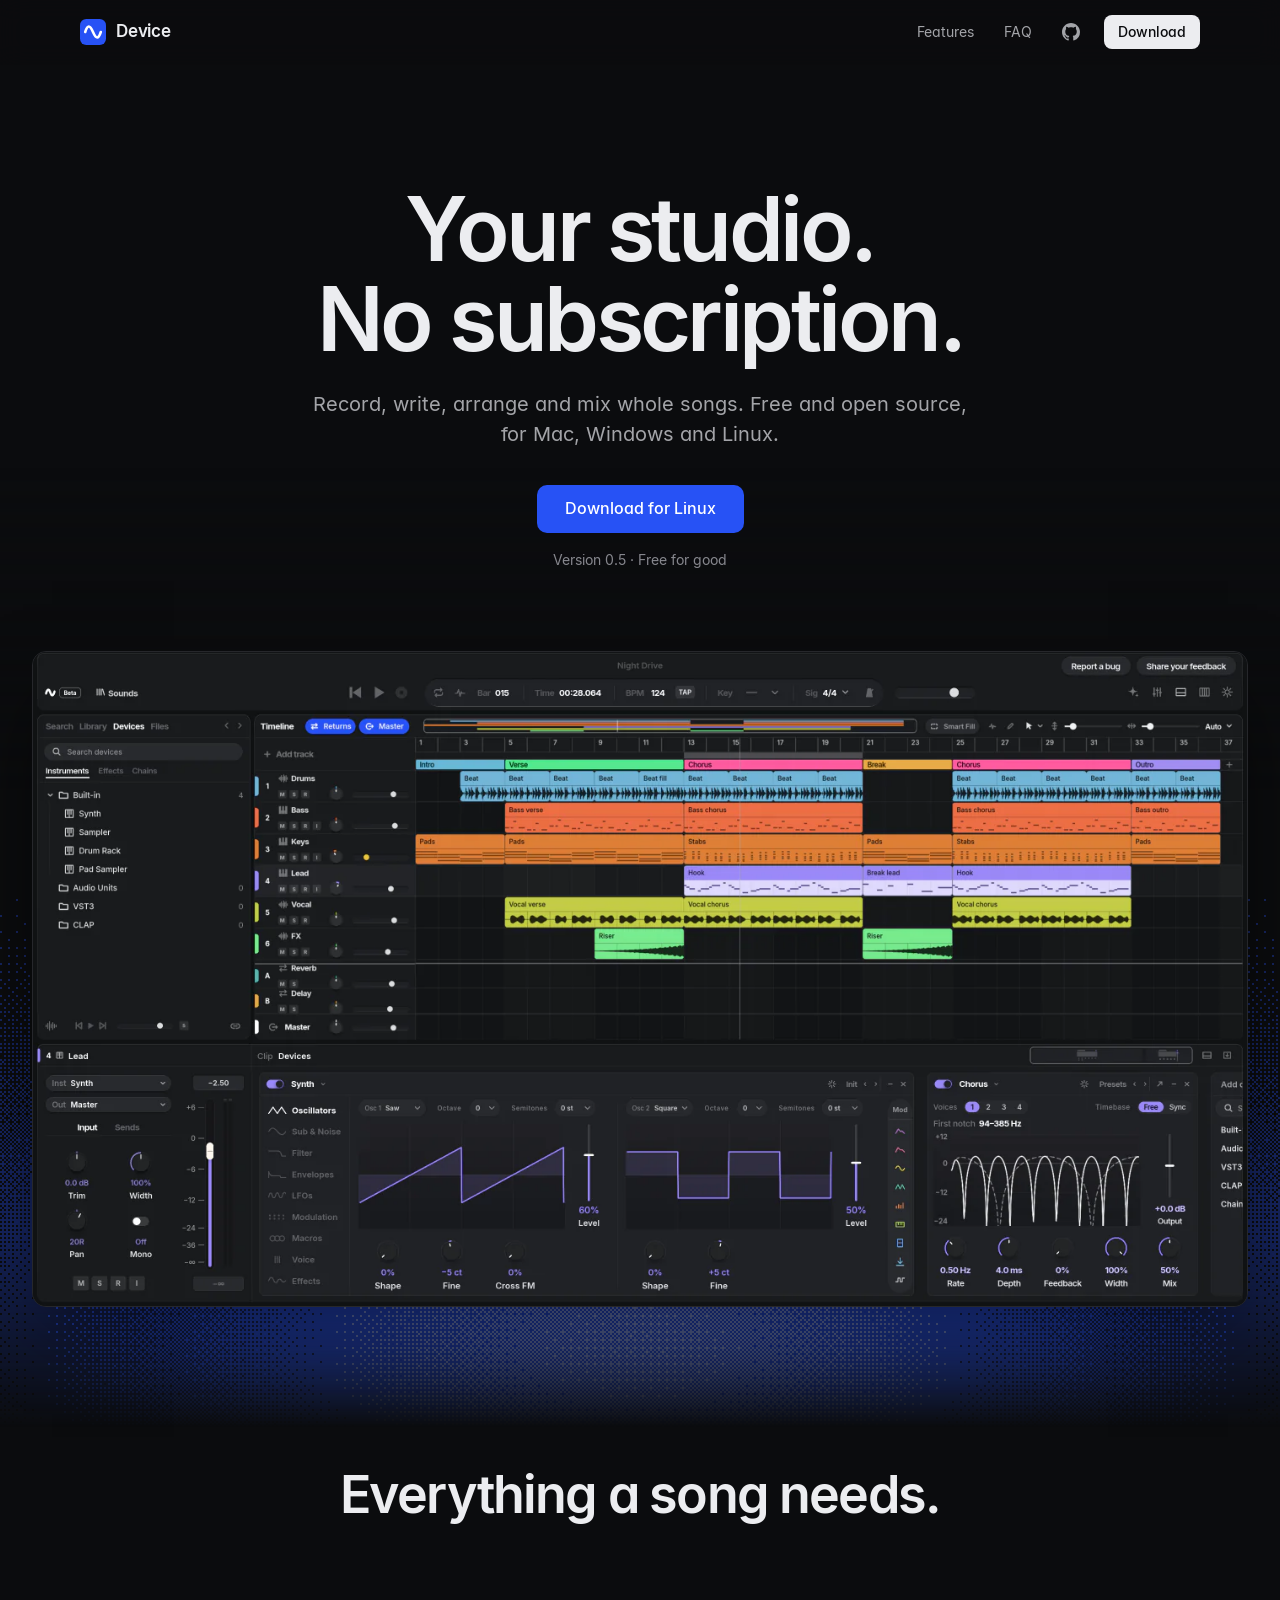
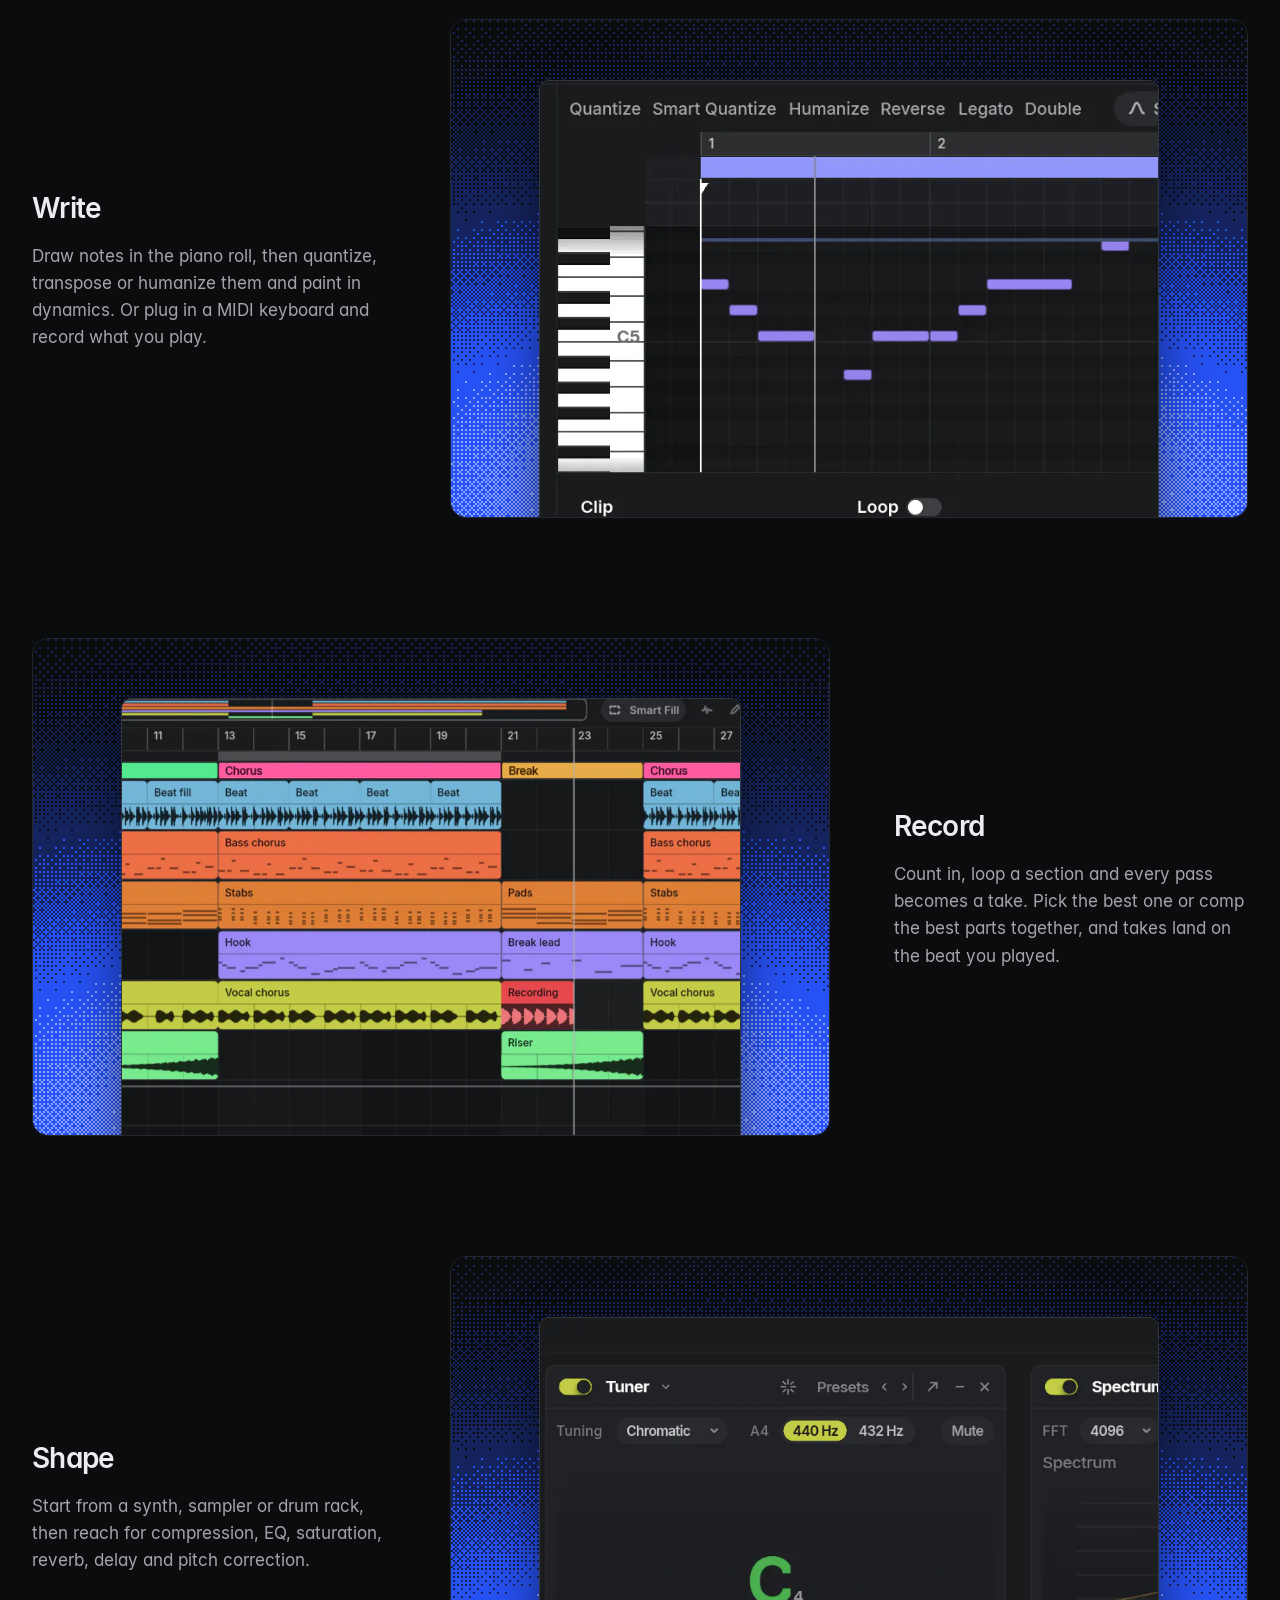
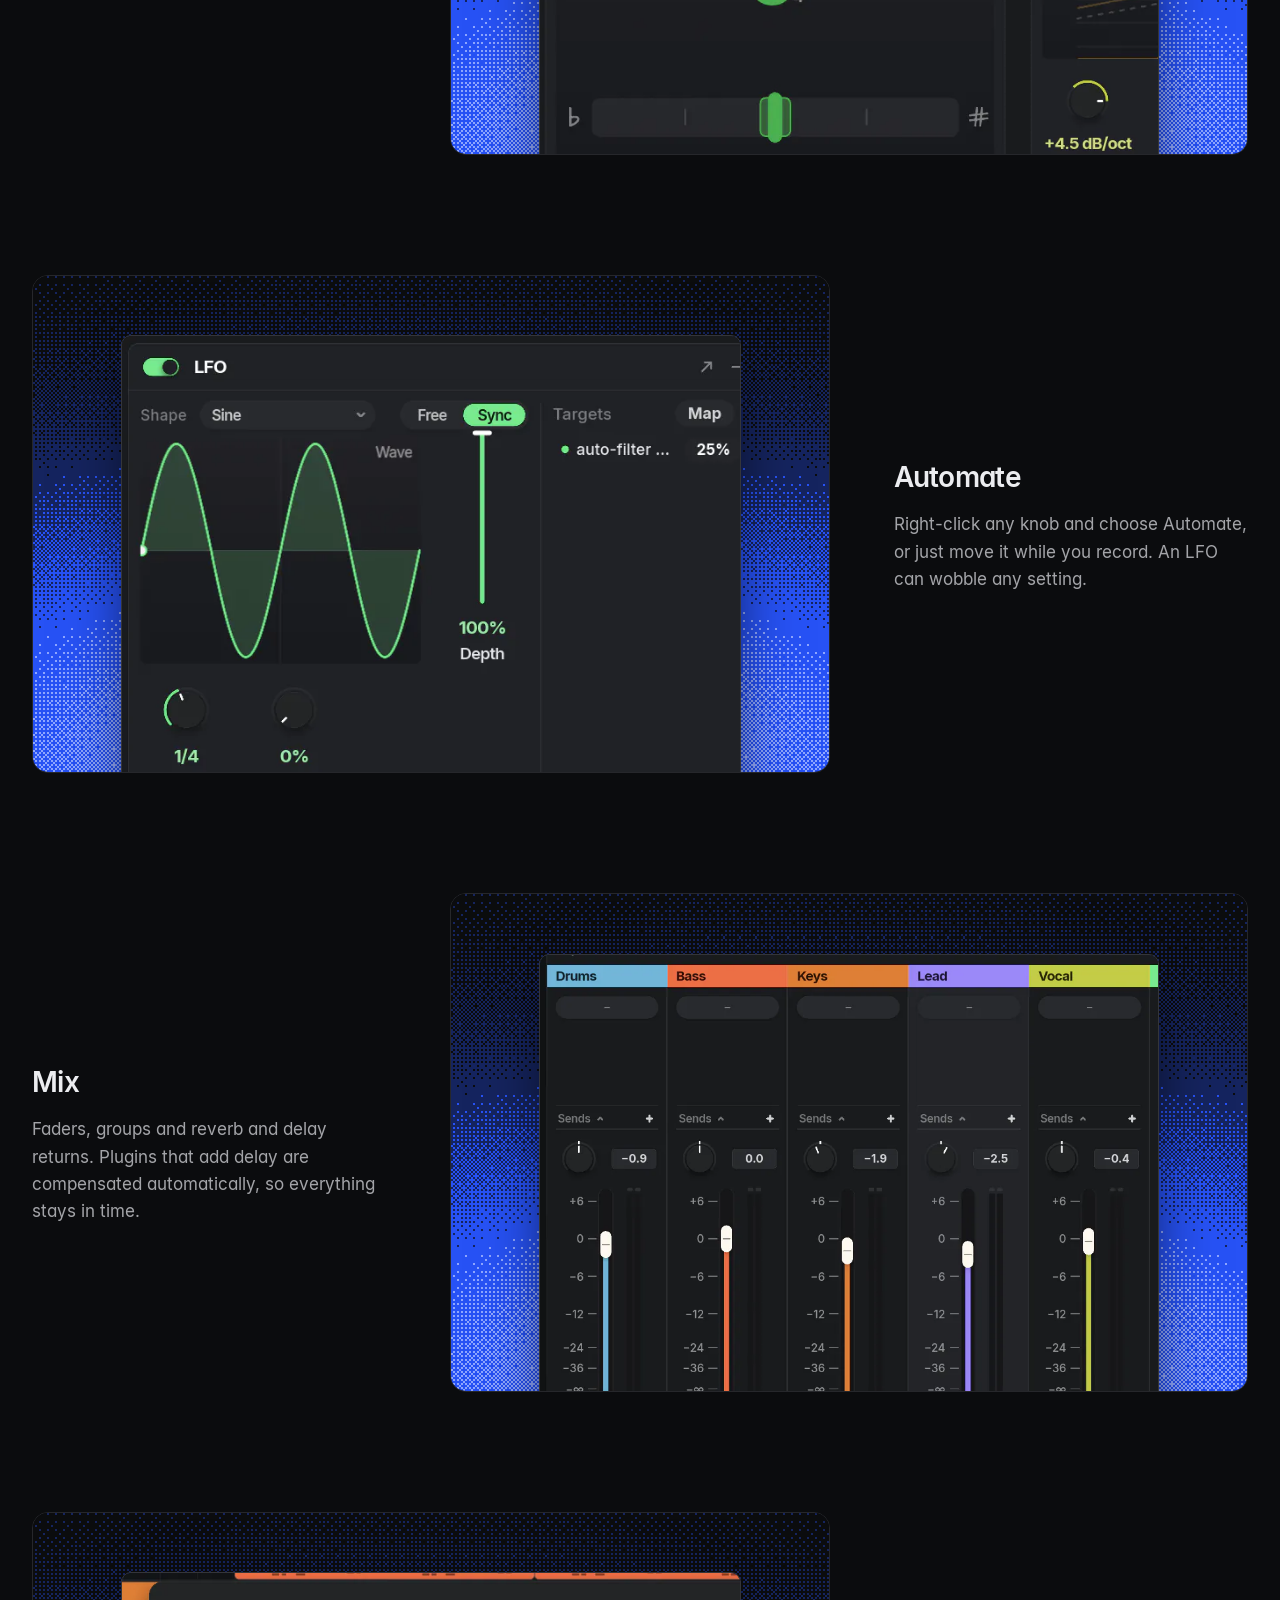
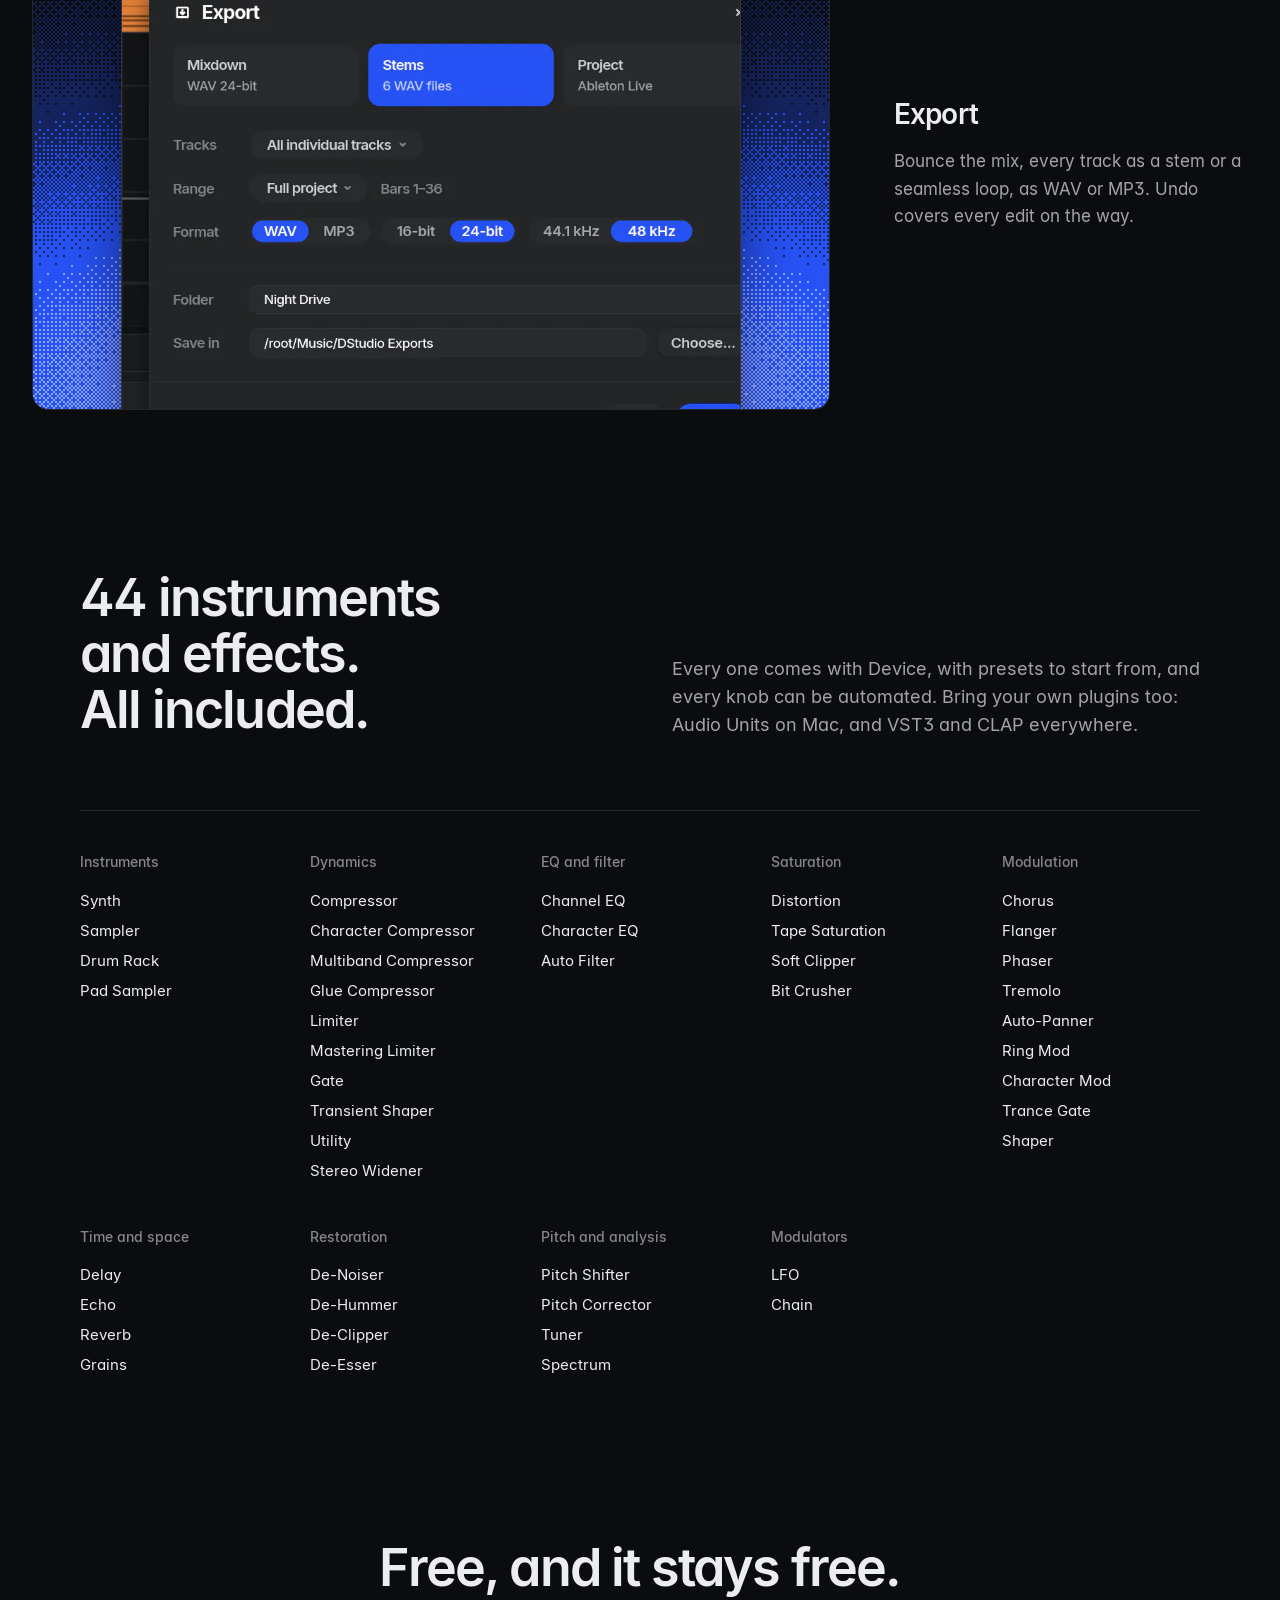
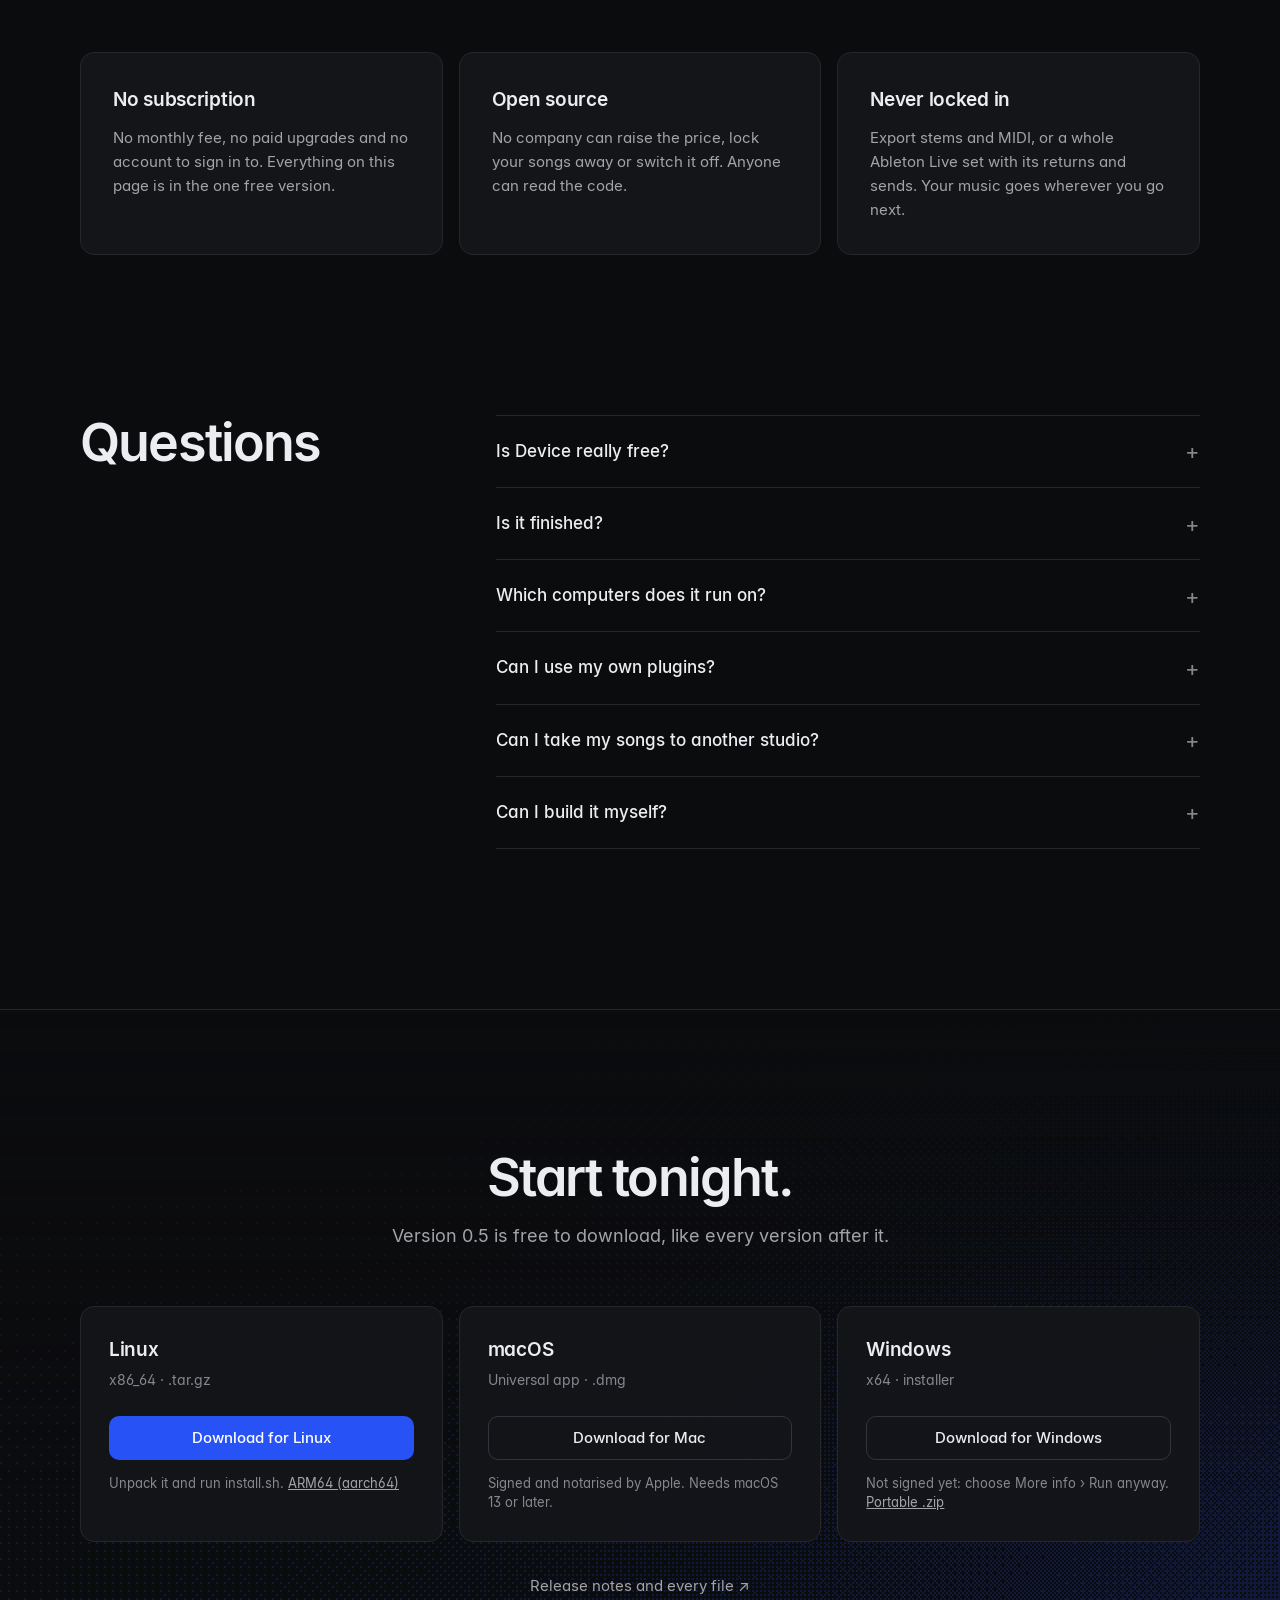
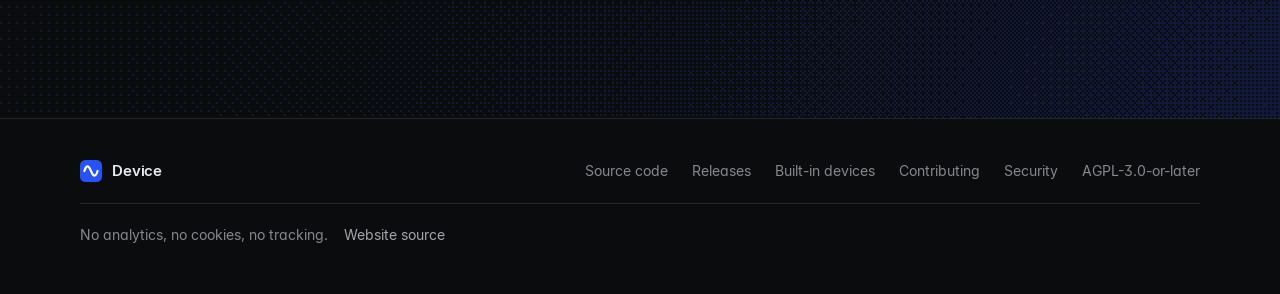
<file: index.html>
<!doctype html>
<html lang="en">
  <head>
    <meta charset="utf-8" />
    <meta name="viewport" content="width=device-width, initial-scale=1" />
    <meta name="theme-color" content="#0b0c0e" />
    <title>Device — Your studio. No subscription.</title>
    <meta
      name="description"
      content="Device is a free music studio for Mac, Windows and Linux. Record, write, arrange and mix whole songs with 44 built-in instruments and effects and your own plugins. No subscription, no paid upgrades. In early development."
    />
    <link rel="canonical" href="https://devicedaw.github.io/" />
    <meta property="og:type" content="website" />
    <meta property="og:site_name" content="Device" />
    <meta property="og:title" content="Device — Your studio. No subscription." />
    <meta
      property="og:description"
      content="A free studio for recording, writing, arranging and mixing music on Mac, Windows and Linux. 44 instruments and effects built in, your plugins welcome, and no subscription."
    />
    <meta property="og:url" content="https://devicedaw.github.io/" />
    <meta
      property="og:image"
      content="https://devicedaw.github.io/assets/social-preview.png"
    />
    <meta property="og:image:width" content="1280" />
    <meta property="og:image:height" content="640" />
    <meta
      property="og:image:alt"
      content="Device, an open-source digital audio workstation. Your studio. No subscription."
    />
    <meta name="twitter:card" content="summary_large_image" />
    <link rel="icon" href="assets/mark.svg" type="image/svg+xml" />
    <link rel="stylesheet" href="styles.css" />
    <script src="site.js" defer></script>
  </head>
  <body>
    <a class="skip-link" href="#main">Skip to content</a>

    <header class="site-header">
      <div class="shell header-inner">
        <a class="brand" href="#top" aria-label="Device, back to top"
          ><img src="assets/mark.svg" width="26" height="26" alt="" /><span
            >Device</span
          ></a
        >
        <nav aria-label="Main navigation">
          <a class="nav-link" href="#features">Features</a>
          <a class="nav-link" href="#faq">FAQ</a>
          <a class="nav-icon" href="https://github.com/devicedaw/device" aria-label="Source code on GitHub"
            ><svg viewBox="0 0 16 16" width="16" height="16" aria-hidden="true">
              <path
                fill="currentColor"
                d="M8 0C3.58 0 0 3.58 0 8c0 3.54 2.29 6.53 5.47 7.59.4.07.55-.17.55-.38 0-.19-.01-.82-.01-1.49-2.01.37-2.53-.49-2.69-.94-.09-.23-.48-.94-.82-1.13-.28-.15-.68-.52-.01-.53.63-.01 1.08.58 1.23.82.72 1.21 1.87.87 2.33.66.07-.52.28-.87.51-1.07-1.78-.2-3.64-.89-3.64-3.95 0-.87.31-1.59.82-2.15-.08-.2-.36-1.02.08-2.12 0 0 .67-.21 2.2.82.64-.18 1.32-.27 2-.27.68 0 1.36.09 2 .27 1.53-1.04 2.2-.82 2.2-.82.44 1.1.16 1.92.08 2.12.51.56.82 1.27.82 2.15 0 3.07-1.87 3.75-3.65 3.95.29.25.54.73.54 1.48 0 1.07-.01 1.93-.01 2.2 0 .21.15.46.55.38A8.01 8.01 0 0 0 16 8c0-4.42-3.58-8-8-8Z"
              /></svg
</a
          >
          <a class="button small light" href="#download">Download</a>
        </nav>
      </div>
    </header>

    <main id="main">
      <section id="top" class="hero" aria-labelledby="hero-title">
        <div class="shell">
          <h1 id="hero-title">Your studio.<br />No subscription.</h1>
          <p class="hero-lead">
            Record, write, arrange and mix whole songs. Free and open source,
            for Mac, Windows and Linux.
          </p>
          <div class="hero-actions">
            <a class="button primary" href="#download" data-download
              >Download free</a
            >
          </div>
          <p class="hero-note">Version 0.5 · Free for good</p>
        </div>
        <div class="shell wide">
          <figure class="shot hero-shot">
            <img
              src="assets/shots/song-1440.webp"
              srcset="
                assets/shots/song-1440.webp 1440w,
                assets/shots/song-2880.webp 2880w
              "
              sizes="(min-width: 1296px) 1248px, calc(100vw - 32px)"
              width="2880"
              height="1552"
              fetchpriority="high"
              alt="Device with a whole song in the arrangement: drums, bass, keys, lead, vocal and FX tracks across intro, verse, chorus, break and outro sections, with the lead's Synth open below."
            />
          </figure>
        </div>
      </section>

      <section id="features" class="features" aria-labelledby="features-title">
        <div class="shell wide">
          <h2 id="features-title" class="section-title">
            Everything a song needs.
          </h2>
          <div class="feature-list">
            <article class="feature">
              <div class="feature-copy">
                <h3>Write</h3>
                <p>Draw notes in the piano roll, then quantize, transpose or humanize them and paint in dynamics. Or plug in a MIDI keyboard and record what you play.</p>
              </div>
              <figure class="stage">
                <img src="assets/shots/close-pianoroll.webp" width="1000" height="572" loading="lazy" alt="The lead&#39;s hook in the piano roll: a melody of short notes across four bars, with quantize, humanize and legato tools above." />
              </figure>
            </article>
            <article class="feature">
              <div class="feature-copy">
                <h3>Record</h3>
                <p>Count in, loop a section and every pass becomes a take. Pick the best one or comp the best parts together, and takes land on the beat you played.</p>
              </div>
              <figure class="stage">
                <img src="assets/shots/close-recording.webp" width="1200" height="740" loading="lazy" alt="A vocal take recording into the break of the song: the new clip shows red on the Vocal track as the playhead moves." />
              </figure>
            </article>
            <article class="feature">
              <div class="feature-copy">
                <h3>Shape</h3>
                <p>Start from a synth, sampler or drum rack, then reach for compression, EQ, saturation, reverb, delay and pitch correction.</p>
              </div>
              <figure class="stage">
                <img src="assets/shots/close-analyzers.webp" width="1160" height="612" loading="lazy" alt="The Tuner reading C4 beside a Spectrum analyser showing the vocal&#39;s harmonics." />
              </figure>
            </article>
            <article class="feature">
              <div class="feature-copy">
                <h3>Automate</h3>
                <p>Right-click any knob and choose Automate, or just move it while you record. An LFO can wobble any setting.</p>
              </div>
              <figure class="stage">
                <img src="assets/shots/close-lfo.webp" width="900" height="562" loading="lazy" alt="An LFO in sync mode with a sine shape, sending a quarter-note wobble to an Auto Filter." />
              </figure>
            </article>
            <article class="feature">
              <div class="feature-copy">
                <h3>Mix</h3>
                <p>Faders, groups and reverb and delay returns. Plugins that add delay are compensated automatically, so everything stays in time.</p>
              </div>
              <figure class="stage">
                <img src="assets/shots/close-mixer.webp" width="1220" height="752" loading="lazy" alt="Mixer channel strips for drums, bass, keys, lead, vocal and FX, each with sends, a pan knob and a fader." />
              </figure>
            </article>
            <article class="feature">
              <div class="feature-copy">
                <h3>Export</h3>
                <p>Bounce the mix, every track as a stem or a seamless loop, as WAV or MP3. Undo covers every edit on the way.</p>
              </div>
              <figure class="stage">
                <img src="assets/shots/close-export.webp" width="1120" height="700" loading="lazy" alt="The export dialog set to stems: six 24-bit WAV files at 48 kHz, one per track." />
              </figure>
            </article>
          </div>
        </div>
      </section>

      <section id="sounds" class="sounds" aria-labelledby="sounds-title">
        <div class="shell">
          <div class="section-split">
            <h2 id="sounds-title" class="section-title">
              44 instruments and effects.<br />All included.
            </h2>
            <p class="section-intro">
              Every one comes with Device, with presets to start from, and
              every knob can be automated. Bring your own plugins too: Audio
              Units on Mac, and VST3 and CLAP everywhere.
            </p>
          </div>
          <div class="device-list">
            <div><h3>Instruments</h3><ul><li>Synth</li><li>Sampler</li><li>Drum Rack</li><li>Pad Sampler</li></ul></div>
            <div><h3>Dynamics</h3><ul><li>Compressor</li><li>Character Compressor</li><li>Multiband Compressor</li><li>Glue Compressor</li><li>Limiter</li><li>Mastering Limiter</li><li>Gate</li><li>Transient Shaper</li><li>Utility</li><li>Stereo Widener</li></ul></div>
            <div><h3>EQ and filter</h3><ul><li>Channel EQ</li><li>Character EQ</li><li>Auto Filter</li></ul></div>
            <div><h3>Saturation</h3><ul><li>Distortion</li><li>Tape Saturation</li><li>Soft Clipper</li><li>Bit Crusher</li></ul></div>
            <div><h3>Modulation</h3><ul><li>Chorus</li><li>Flanger</li><li>Phaser</li><li>Tremolo</li><li>Auto-Panner</li><li>Ring Mod</li><li>Character Mod</li><li>Trance Gate</li><li>Shaper</li></ul></div>
            <div><h3>Time and space</h3><ul><li>Delay</li><li>Echo</li><li>Reverb</li><li>Grains</li></ul></div>
            <div><h3>Restoration</h3><ul><li>De-Noiser</li><li>De-Hummer</li><li>De-Clipper</li><li>De-Esser</li></ul></div>
            <div><h3>Pitch and analysis</h3><ul><li>Pitch Shifter</li><li>Pitch Corrector</li><li>Tuner</li><li>Spectrum</li></ul></div>
            <div><h3>Modulators</h3><ul><li>LFO</li><li>Chain</li></ul></div>
          </div>
        </div>
      </section>

      <section class="values" aria-labelledby="values-title">
        <div class="shell">
          <h2 id="values-title" class="section-title">
            Free, and it stays free.
          </h2>
          <ul class="value-grid">
            <li>
              <h3>No subscription</h3>
              <p>
                No monthly fee, no paid upgrades and no account to sign in
                to. Everything on this page is in the one free version.
              </p>
            </li>
            <li>
              <h3>Open source</h3>
              <p>
                No company can raise the price, lock your songs away or
                switch it off. Anyone can read the code.
              </p>
            </li>
            <li>
              <h3>Never locked in</h3>
              <p>
                Export stems and MIDI, or a whole Ableton Live set with its
                returns and sends. Your music goes wherever you go next.
              </p>
            </li>
          </ul>
        </div>
      </section>

      <section id="faq" class="faq" aria-labelledby="faq-title">
        <div class="shell faq-grid">
          <h2 id="faq-title" class="section-title">Questions</h2>
          <div class="faq-list">
            <details>
              <summary>Is Device really free?</summary>
              <p>
                Yes. There's no subscription, no paid edition and no account.
                Device is open source under the AGPL, so it stays free.
              </p>
            </details>
            <details>
              <summary>Is it finished?</summary>
              <p>
                Not yet. Device is pre-alpha: you can make whole songs with
                it, but a few things are still missing and the project format
                may change, so keep copies of anything you care about. The
                <a href="https://github.com/devicedaw/device#status"
                  >status table</a
                >
                is always the latest word.
              </p>
            </details>
            <details>
              <summary>Which computers does it run on?</summary>
              <p>
                macOS 13 or later on Apple silicon or Intel, Windows on x64, and Linux on
                x64 or ARM64 with X11 or Wayland. Every version has the same
                features.
              </p>
            </details>
            <details>
              <summary>Can I use my own plugins?</summary>
              <p>
                Yes: Audio Units on Mac, and VST3 and CLAP on every system.
                Device checks new plugins in the background, so one that
                crashes is set aside instead of taking your session down with
                it.
              </p>
            </details>
            <details>
              <summary>Can I take my songs to another studio?</summary>
              <p>
                Export the mix or every track as a stem in WAV or MP3, save
                MIDI, or open the whole project in Ableton Live with its
                returns and sends.
              </p>
            </details>
            <details>
              <summary>Can I build it myself?</summary>
              <div>
                <p>
                  If you're comfortable with developer tools, run the newest
                  code from the source. The
                  <a
                    href="https://github.com/devicedaw/device/blob/main/docs/building.md"
                    >build guide</a
                  >
                  lists what to install on each system.
                </p>
                <div class="terminal">
                  <pre><code id="build-command">git clone https://<wbr>github.com/<wbr>devicedaw/<wbr>device.git
cd device
cargo run --release -p dstudio-app -- --demo</code></pre>
                  <button id="copy-command" type="button">Copy</button>
                </div>
                <p id="copy-status" class="copy-status" role="status" aria-live="polite"></p>
              </div>
            </details>
          </div>
        </div>
      </section>

      <section id="download" class="download-band" aria-labelledby="download-title">
        <div class="shell">
          <h2 id="download-title" class="section-title">Start tonight.</h2>
          <p class="section-intro">
            Version 0.5 is free to download, like every version after it.
          </p>
          <ul class="downloads" aria-label="Downloads">
            <li class="download" data-os="mac">
              <h3>macOS</h3>
              <p>Universal app · .dmg</p>
              <a class="button primary" href="https://github.com/devicedaw/device/releases/latest/download/Device-macos-universal.dmg" download
                >Download for Mac</a
              >
              <small>Signed and notarised by Apple. Needs macOS 13 or later.</small>
            </li>
            <li class="download" data-os="windows">
              <h3>Windows</h3>
              <p>x64 · installer</p>
              <a class="button ghost" href="https://github.com/devicedaw/device/releases/latest/download/Device-windows-x64-setup.exe" download
                >Download for Windows</a
              >
              <small>Not signed yet: choose More info › Run anyway.
                <a href="https://github.com/devicedaw/device/releases/latest/download/Device-windows-x64.zip" download>Portable .zip</a></small>
            </li>
            <li class="download" data-os="linux">
              <h3>Linux</h3>
              <p>x86_64 · .tar.gz</p>
              <a class="button ghost" href="https://github.com/devicedaw/device/releases/latest/download/Device-linux-x86_64.tar.gz" download
                >Download for Linux</a
              >
              <small>Unpack it and run install.sh.
                <a href="https://github.com/devicedaw/device/releases/latest/download/Device-linux-aarch64.tar.gz" download>ARM64 (aarch64)</a></small>
            </li>
          </ul>
          <p class="download-more">
            <a href="https://github.com/devicedaw/device/releases/latest"
              >Release notes and every file ↗</a
            >
          </p>
        </div>
      </section>
    </main>

    <footer class="site-footer">
      <div class="shell footer-inner">
        <a class="brand" href="#top" aria-label="Device, back to top"
          ><img src="assets/mark.svg" width="22" height="22" alt="" /><span
            >Device</span
          ></a
        >
        <nav aria-label="Project links">
          <a href="https://github.com/devicedaw/device">Source code</a>
          <a href="https://github.com/devicedaw/device/releases">Releases</a>
          <a href="https://github.com/devicedaw/device/blob/main/docs/devices.md">Built-in devices</a>
          <a href="https://github.com/devicedaw/device/blob/main/CONTRIBUTING.md">Contributing</a>
          <a href="https://github.com/devicedaw/device/blob/main/SECURITY.md">Security</a>
          <a href="https://github.com/devicedaw/device/blob/main/LICENSE">AGPL-3.0-or-later</a>
        </nav>
        <p class="footer-note">
          No analytics, no cookies, no tracking.
          <a href="https://github.com/devicedaw/devicedaw.github.io">Website source</a>
        </p>
      </div>
    </footer>
  </body>
</html>
</file>
<file: styles.css>
/* Device website. Colours are the app's own tokens (crates/dstudio-app/ui/tokens.slint);
   the type is the app's bundled Inter, subset to Latin. */

@font-face {
  font-family: Inter;
  src: url("assets/fonts/Inter-Regular.woff2") format("woff2");
  font-weight: 400;
  font-display: swap;
}
@font-face {
  font-family: Inter;
  src: url("assets/fonts/Inter-Medium.woff2") format("woff2");
  font-weight: 500;
  font-display: swap;
}
@font-face {
  font-family: Inter;
  src: url("assets/fonts/Inter-SemiBold.woff2") format("woff2");
  font-weight: 600;
  font-display: swap;
}

:root {
  color-scheme: dark;
  --ground: #0b0c0e;
  --panel: #141518;
  --raised: #1c1d21;
  --line: #26272b;
  --line-2: #34353a;
  --text: #ecedf0;
  --text-2: #a3a4a8;
  --text-3: #86878d;
  --blue: #2752f5;
  --blue-hover: #3a63ff;
  --blue-text: #8ea6ff;
  --dither: url("assets/dither.png");
  --dither-hero: url("assets/dither-hero.png");
  --dither-panel: url("assets/dither-panel.png");
  --shell: 1120px;
  --wide: 1248px;
  --gutter: 32px;
  --mono: ui-monospace, "SF Mono", "Cascadia Code", "JetBrains Mono", Menlo,
    Consolas, monospace;
}

*,
*::before,
*::after {
  box-sizing: border-box;
}

html {
  scroll-behavior: smooth;
  scroll-padding-top: 72px;
  -webkit-text-size-adjust: 100%;
}
@media (prefers-reduced-motion: reduce) {
  html {
    scroll-behavior: auto;
  }
}

body {
  margin: 0;
  background: var(--ground);
  color: var(--text);
  font: 400 16px/1.6 Inter, system-ui, -apple-system, "Segoe UI", sans-serif;
  -webkit-font-smoothing: antialiased;
  font-feature-settings: "cv11", "ss01";
}

img {
  display: block;
  max-width: 100%;
  height: auto;
}

a {
  color: inherit;
}

h1,
h2,
h3 {
  margin: 0;
  font-weight: 600;
  letter-spacing: -0.02em;
  text-wrap: balance;
}

p {
  margin: 0;
}

:focus-visible {
  outline: 2px solid var(--blue-text);
  outline-offset: 3px;
  border-radius: 4px;
}

.shell {
  width: min(100% - 2 * var(--gutter), var(--shell));
  margin-inline: auto;
}
.shell.wide {
  width: min(100% - 2 * var(--gutter), var(--wide));
}

.skip-link {
  position: absolute;
  left: 16px;
  top: -48px;
  z-index: 20;
  padding: 8px 14px;
  border-radius: 8px;
  background: var(--text);
  color: var(--ground);
  text-decoration: none;
}
.skip-link:focus {
  top: 12px;
}

/* ───────────── Buttons ───────────── */

.button {
  display: inline-flex;
  align-items: center;
  justify-content: center;
  min-height: 44px;
  padding: 0 22px;
  border-radius: 10px;
  font-weight: 500;
  font-size: 15px;
  text-decoration: none;
  white-space: nowrap;
  transition: background-color 0.15s, border-color 0.15s;
}
.button.primary {
  background: var(--blue);
  color: #fff;
}
.button.primary:hover {
  background: var(--blue-hover);
}
.button.ghost {
  border: 1px solid var(--line-2);
  color: var(--text);
}
.button.ghost:hover {
  border-color: var(--text-3);
}
.button.light {
  background: var(--text);
  color: var(--ground);
}
.button.light:hover {
  background: #fff;
}
.button.small {
  min-height: 34px;
  padding: 0 14px;
  border-radius: 8px;
  font-size: 14px;
}

/* ───────────── Header ───────────── */

.site-header {
  position: sticky;
  top: 0;
  z-index: 10;
  background: rgb(11 12 14 / 0.82);
  backdrop-filter: blur(12px);
  -webkit-backdrop-filter: blur(12px);
  border-bottom: 1px solid transparent;
}
.site-header.is-scrolled {
  border-bottom-color: var(--line);
}
.header-inner {
  display: flex;
  align-items: center;
  justify-content: space-between;
  height: 64px;
}
.brand {
  display: inline-flex;
  align-items: center;
  gap: 10px;
  font-weight: 600;
  font-size: 17px;
  letter-spacing: -0.01em;
  text-decoration: none;
}
.site-header nav {
  display: flex;
  align-items: center;
  gap: 6px;
}
.nav-link,
.nav-icon {
  display: inline-flex;
  align-items: center;
  min-height: 34px;
  padding: 0 12px;
  color: var(--text-2);
  font-size: 14px;
  text-decoration: none;
  transition: color 0.15s;
}
.nav-link:hover,
.nav-icon:hover {
  color: var(--text);
}
.nav-icon svg {
  width: 18px;
  height: 18px;
}
.site-header .button {
  margin-left: 6px;
}

/* ───────────── Hero ───────────── */

.hero {
  position: relative;
  padding: 120px 0 0;
  text-align: center;
  isolation: isolate;
}
/* Static ordered-dither bloom behind the app view: every texel a crisp 2 px square. */
.hero::before {
  content: "";
  position: absolute;
  left: 0;
  right: 0;
  bottom: -120px;
  height: 960px;
  z-index: -1;
  background: var(--dither-hero) center bottom / 1920px 960px no-repeat;
  image-rendering: pixelated;
  -webkit-mask-image: linear-gradient(to bottom, transparent, #000 35%, #000 80%, transparent);
  mask-image: linear-gradient(to bottom, transparent, #000 35%, #000 80%, transparent);
}
.hero h1 {
  font-size: clamp(44px, 7.4vw, 88px);
  line-height: 1.02;
  letter-spacing: -0.04em;
}
.hero-lead {
  max-width: 34em;
  margin: 24px auto 0;
  color: var(--text-2);
  font-size: clamp(17px, 1.6vw, 20px);
  line-height: 1.5;
}
.hero-actions {
  margin-top: 36px;
}
.hero-actions .button {
  min-height: 48px;
  padding: 0 28px;
  font-size: 16px;
}
.hero-note {
  margin-top: 16px;
  color: var(--text-3);
  font-size: 14px;
}

.shot {
  margin: 0;
  border: 1px solid var(--line);
  border-radius: 12px;
  overflow: hidden;
  background: var(--panel);
}
.hero-shot {
  margin-top: 80px;
  border-radius: 14px;
  box-shadow: 0 30px 80px -20px rgb(0 0 0 / 0.7);
}

/* ───────────── Sections ───────────── */

.features,
.sounds,
.values,
.faq {
  padding: 160px 0 0;
}
.section-title {
  font-size: clamp(32px, 4.4vw, 52px);
  line-height: 1.08;
  letter-spacing: -0.035em;
}
.section-intro {
  color: var(--text-2);
  font-size: 18px;
  line-height: 1.55;
}
.features .section-title {
  text-align: center;
}

/* Features: alternating rows, text beside a whole screenshot. */
.feature-list {
  display: grid;
  gap: 120px;
  margin-top: 96px;
}
.feature {
  display: grid;
  grid-template-columns: minmax(0, 4fr) minmax(0, 9fr);
  align-items: center;
  gap: 64px;
}
.feature:nth-child(even) {
  grid-template-columns: minmax(0, 9fr) minmax(0, 4fr);
}
.feature:nth-child(even) .feature-copy {
  order: 2;
}
.feature h3 {
  font-size: 28px;
  letter-spacing: -0.025em;
}
.feature p {
  margin-top: 12px;
  color: var(--text-2);
  font-size: 17px;
  line-height: 1.6;
}

/* Each feature is a close-up of the app on a dithered panel. The crop sits in the
   panel's corner and runs off its edge, so it reads as part of the app. */
.stage {
  position: relative;
  margin: 0;
  aspect-ratio: 8 / 5;
  overflow: hidden;
  border: 1px solid var(--line);
  border-radius: 16px;
  background: var(--ground);
  isolation: isolate;
}
.stage::before {
  content: "";
  position: absolute;
  inset: 0;
  z-index: -1;
  background: var(--ground) var(--dither-panel) center bottom / 960px 600px no-repeat;
  image-rendering: pixelated;
}
.stage img {
  position: absolute;
  left: 11%;
  top: 12%;
  width: 78%;
  height: 100%;
  object-fit: cover;
  object-position: left top;
  border: 1px solid var(--line-2);
  border-radius: 10px;
  box-shadow: 0 24px 60px -12px rgb(0 0 0 / 0.75);
}

/* Sounds */
.section-split {
  display: grid;
  grid-template-columns: 1fr 1fr;
  gap: 64px;
  align-items: end;
}
.device-list {
  display: grid;
  grid-template-columns: repeat(auto-fill, minmax(190px, 1fr));
  gap: 40px 32px;
  margin-top: 72px;
  padding-top: 40px;
  border-top: 1px solid var(--line);
}
.device-list h3 {
  color: var(--text-3);
  font-size: 14px;
  font-weight: 500;
  letter-spacing: 0;
}
.device-list ul {
  margin: 12px 0 0;
  padding: 0;
  list-style: none;
}
.device-list li {
  padding: 3px 0;
  font-size: 15px;
}

/* Values */
.values .section-title {
  text-align: center;
}
.value-grid {
  display: grid;
  grid-template-columns: repeat(3, 1fr);
  gap: 16px;
  margin: 56px 0 0;
  padding: 0;
  list-style: none;
}
.value-grid li {
  padding: 32px;
  border: 1px solid var(--line);
  border-radius: 14px;
  background: var(--panel);
}
.value-grid h3 {
  font-size: 19px;
  letter-spacing: -0.015em;
}
.value-grid p {
  margin-top: 10px;
  color: var(--text-2);
  font-size: 15px;
}

/* FAQ */
.faq-grid {
  display: grid;
  grid-template-columns: minmax(0, 1fr) minmax(0, 2fr);
  gap: 64px;
}
.faq-list details {
  border-bottom: 1px solid var(--line);
}
.faq-list details:first-child {
  border-top: 1px solid var(--line);
}
.faq-list summary {
  display: flex;
  justify-content: space-between;
  align-items: center;
  gap: 24px;
  padding: 22px 0;
  font-size: 17px;
  font-weight: 500;
  cursor: pointer;
  list-style: none;
}
.faq-list summary::-webkit-details-marker {
  display: none;
}
.faq-list summary::after {
  content: "+";
  flex: none;
  color: var(--text-3);
  font-size: 22px;
  font-weight: 400;
  line-height: 1;
  transition: transform 0.2s;
}
.faq-list details[open] summary::after {
  transform: rotate(45deg);
}
.faq-list details > p,
.faq-list details > div {
  padding: 0 0 24px;
  color: var(--text-2);
  max-width: 40em;
}
.faq-list details > div > p + * {
  margin-top: 16px;
}
.faq-list a {
  color: var(--text);
}

.terminal {
  position: relative;
  border: 1px solid var(--line);
  border-radius: 10px;
  background: var(--panel);
}
.terminal pre {
  margin: 0;
  padding: 16px 84px 16px 18px;
  overflow-x: auto;
  color: var(--text);
  font: 13px/1.7 var(--mono);
  white-space: pre-wrap;
  overflow-wrap: anywhere;
}
#copy-command {
  position: absolute;
  top: 10px;
  right: 10px;
  min-height: 30px;
  padding: 0 12px;
  border: 1px solid var(--line-2);
  border-radius: 7px;
  background: var(--raised);
  color: var(--text-2);
  font: inherit;
  font-size: 13px;
  cursor: pointer;
}
#copy-command:hover {
  color: var(--text);
}
.copy-status {
  margin-top: 10px;
  font-size: 14px;
}
.copy-status:empty {
  display: none;
}

/* Download: the one place the dither material shows, as a static texture. */
.download-band {
  position: relative;
  margin-top: 160px;
  padding: 140px 0 120px;
  border-top: 1px solid var(--line);
  text-align: center;
  isolation: isolate;
}
.download-band::before {
  content: "";
  position: absolute;
  inset: 0;
  z-index: -1;
  background: var(--dither) center bottom / 2560px 1440px no-repeat;
  opacity: 0.55;
  -webkit-mask-image: linear-gradient(to bottom, transparent, #000 70%);
  mask-image: linear-gradient(to bottom, transparent, #000 70%);
  image-rendering: pixelated;
}
.download-band .section-intro {
  margin-top: 16px;
}
.downloads {
  display: grid;
  grid-template-columns: repeat(3, 1fr);
  gap: 16px;
  margin: 56px 0 0;
  padding: 0;
  list-style: none;
  text-align: left;
}
.download {
  display: flex;
  flex-direction: column;
  padding: 28px;
  border: 1px solid var(--line);
  border-radius: 14px;
  background: rgb(20 21 24 / 0.92);
}
.download h3 {
  font-size: 19px;
  letter-spacing: -0.015em;
}
.download > p {
  margin-top: 4px;
  color: var(--text-3);
  font-size: 14px;
}
.download .button {
  margin-top: 24px;
}
.download small {
  margin-top: 14px;
  color: var(--text-3);
  font-size: 13px;
  line-height: 1.5;
}
.download small a {
  color: var(--text-2);
}
.download-more {
  margin-top: 32px;
  font-size: 15px;
}
.download-more a {
  color: var(--text-2);
  text-decoration: none;
}
.download-more a:hover {
  color: var(--text);
}

/* ───────────── Footer ───────────── */

.site-footer {
  border-top: 1px solid var(--line);
  padding: 40px 0 48px;
  color: var(--text-3);
  font-size: 14px;
}
.footer-inner {
  display: flex;
  flex-wrap: wrap;
  align-items: center;
  justify-content: space-between;
  gap: 20px 40px;
}
.site-footer .brand {
  color: var(--text);
  font-size: 15px;
}
.site-footer nav {
  display: flex;
  flex-wrap: wrap;
  gap: 8px 24px;
}
.site-footer a {
  text-decoration: none;
}
.site-footer nav a:hover,
.footer-note a:hover {
  color: var(--text);
}
.footer-note {
  flex-basis: 100%;
  padding-top: 20px;
  border-top: 1px solid var(--line);
}
.footer-note a {
  margin-left: 12px;
  color: var(--text-2);
}

/* ───────────── 404 ───────────── */

.not-found main {
  display: flex;
  flex-direction: column;
  min-height: 100vh;
  padding: 28px 0;
}
.not-found-body {
  margin: auto 0;
  padding: 80px 0;
  text-align: center;
}
.not-found h1 {
  font-size: clamp(40px, 6vw, 72px);
  line-height: 1.05;
  letter-spacing: -0.04em;
}
.not-found .section-intro {
  margin: 20px auto 32px;
  max-width: 28em;
}

/* ───────────── Smaller screens ───────────── */

@media (max-width: 900px) {
  .feature,
  .section-split,
  .faq-grid {
    grid-template-columns: 1fr;
    gap: 28px;
  }
  .feature:nth-child(even) {
    grid-template-columns: 1fr;
  }
  .feature:nth-child(even) .feature-copy {
    order: 0;
  }
  .feature-list {
    gap: 80px;
    margin-top: 64px;
  }
  .value-grid,
  .downloads {
    grid-template-columns: 1fr;
  }
}

@media (max-width: 600px) {
  :root {
    --gutter: 16px;
  }
  .hero {
    padding-top: 72px;
  }
  .hero-shot {
    margin-top: 56px;
    border-radius: 10px;
  }
  .features,
  .sounds,
  .values,
  .faq {
    padding-top: 112px;
  }
  .device-list {
    grid-template-columns: 1fr 1fr;
    gap: 32px 16px;
    margin-top: 48px;
  }
  .value-grid li,
  .download {
    padding: 24px;
  }
  .download-band {
    margin-top: 112px;
    padding: 96px 0 80px;
  }
  .download-band::before {
    background-size: 1280px 720px;
  }
  .hero::before {
    height: 480px;
    bottom: -60px;
    background-size: 960px 480px;
  }
  .stage::before {
    background-size: 480px 300px;
  }
  .nav-link {
    display: none;
  }
  .nav-icon {
    min-width: 44px;
    min-height: 44px;
    justify-content: center;
  }
  .site-header .button {
    min-height: 40px;
  }
  .footer-inner {
    flex-direction: column;
    align-items: flex-start;
  }
}

@media (pointer: coarse) {
  .faq-list summary {
    min-height: 44px;
  }
}
</file>
